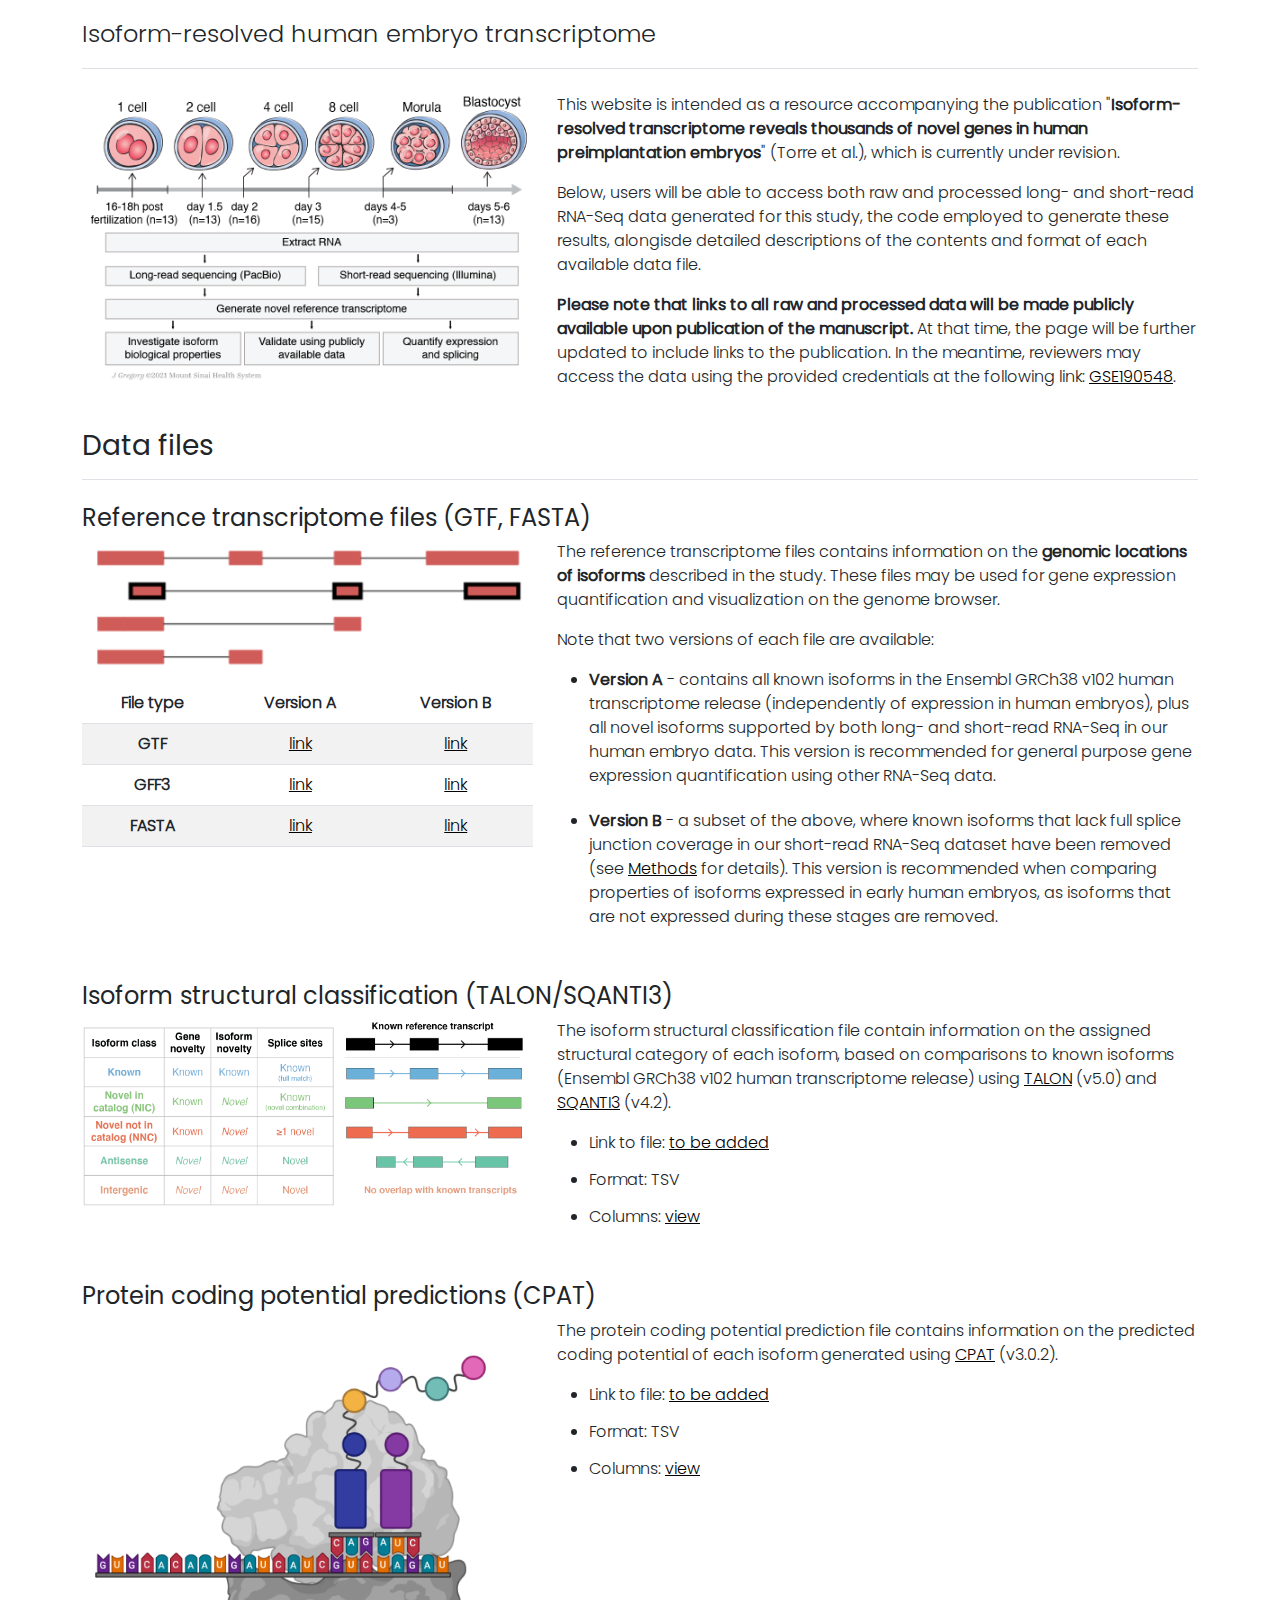
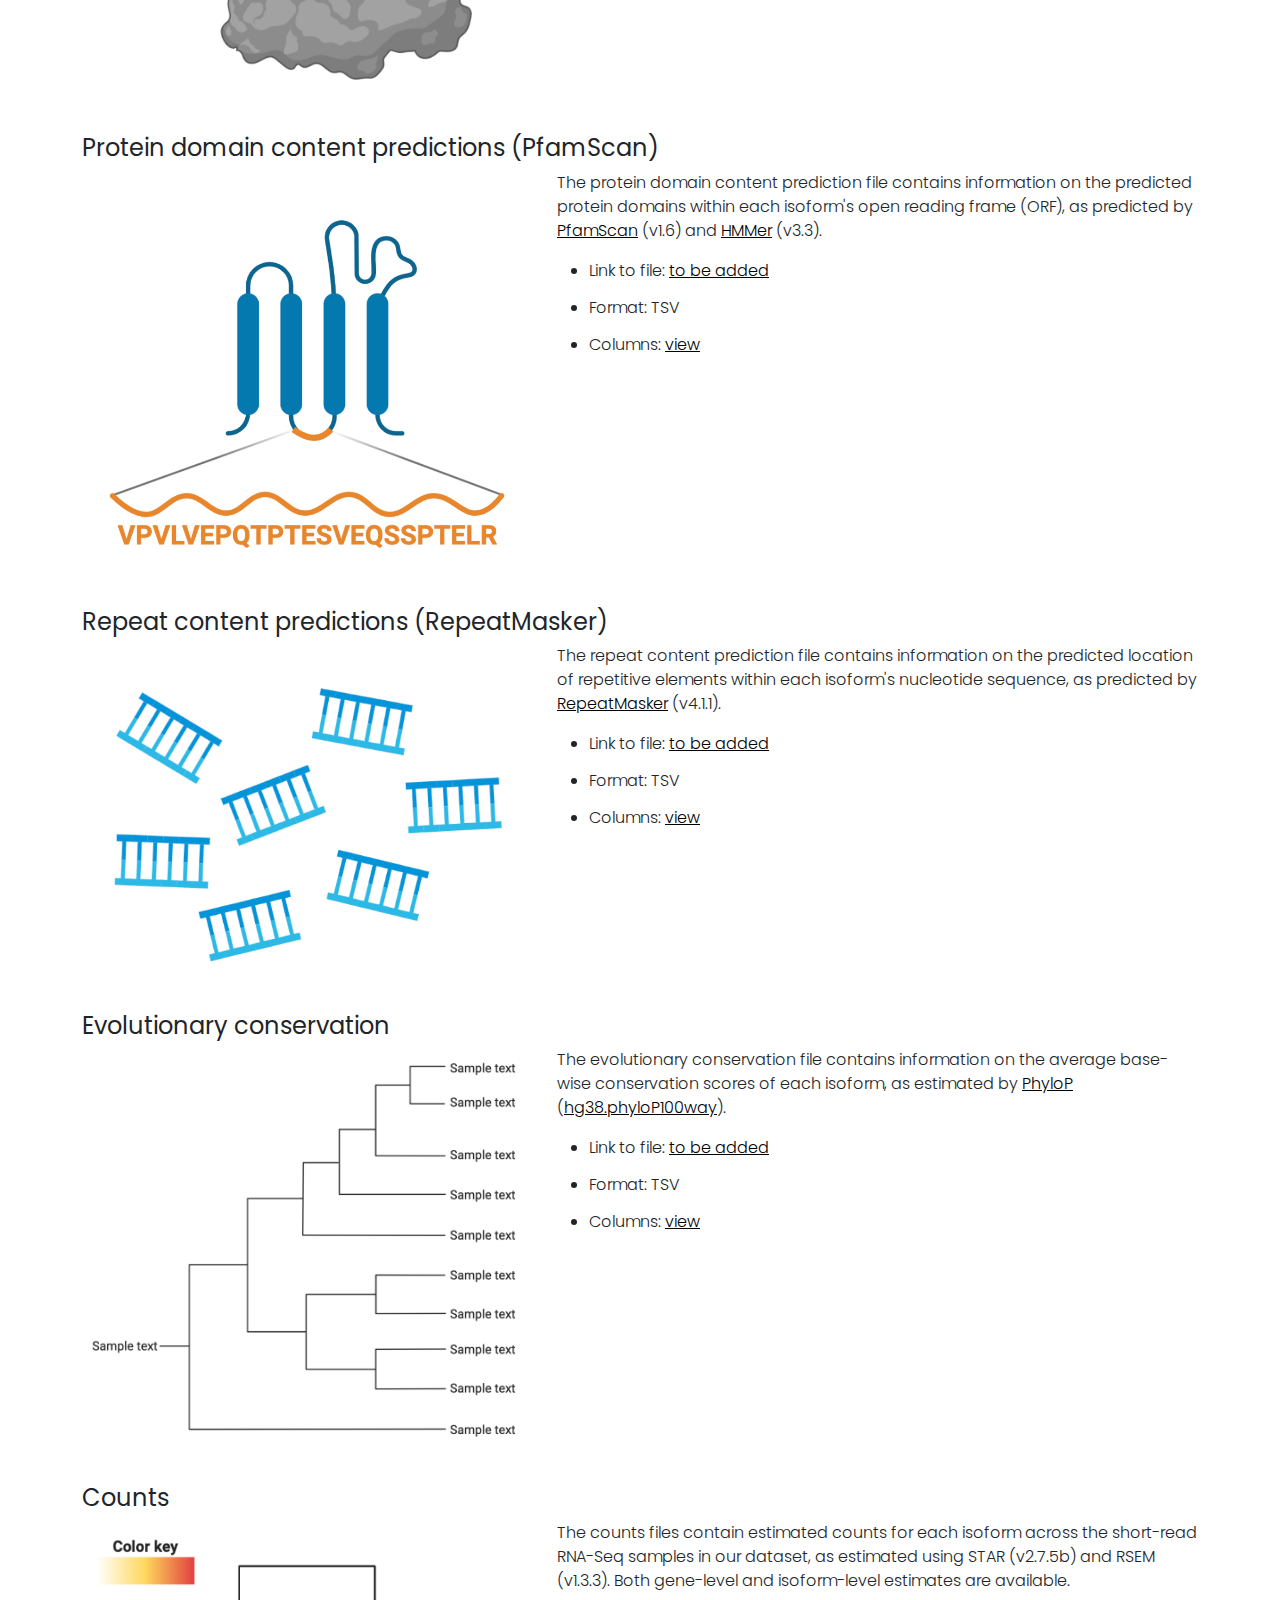
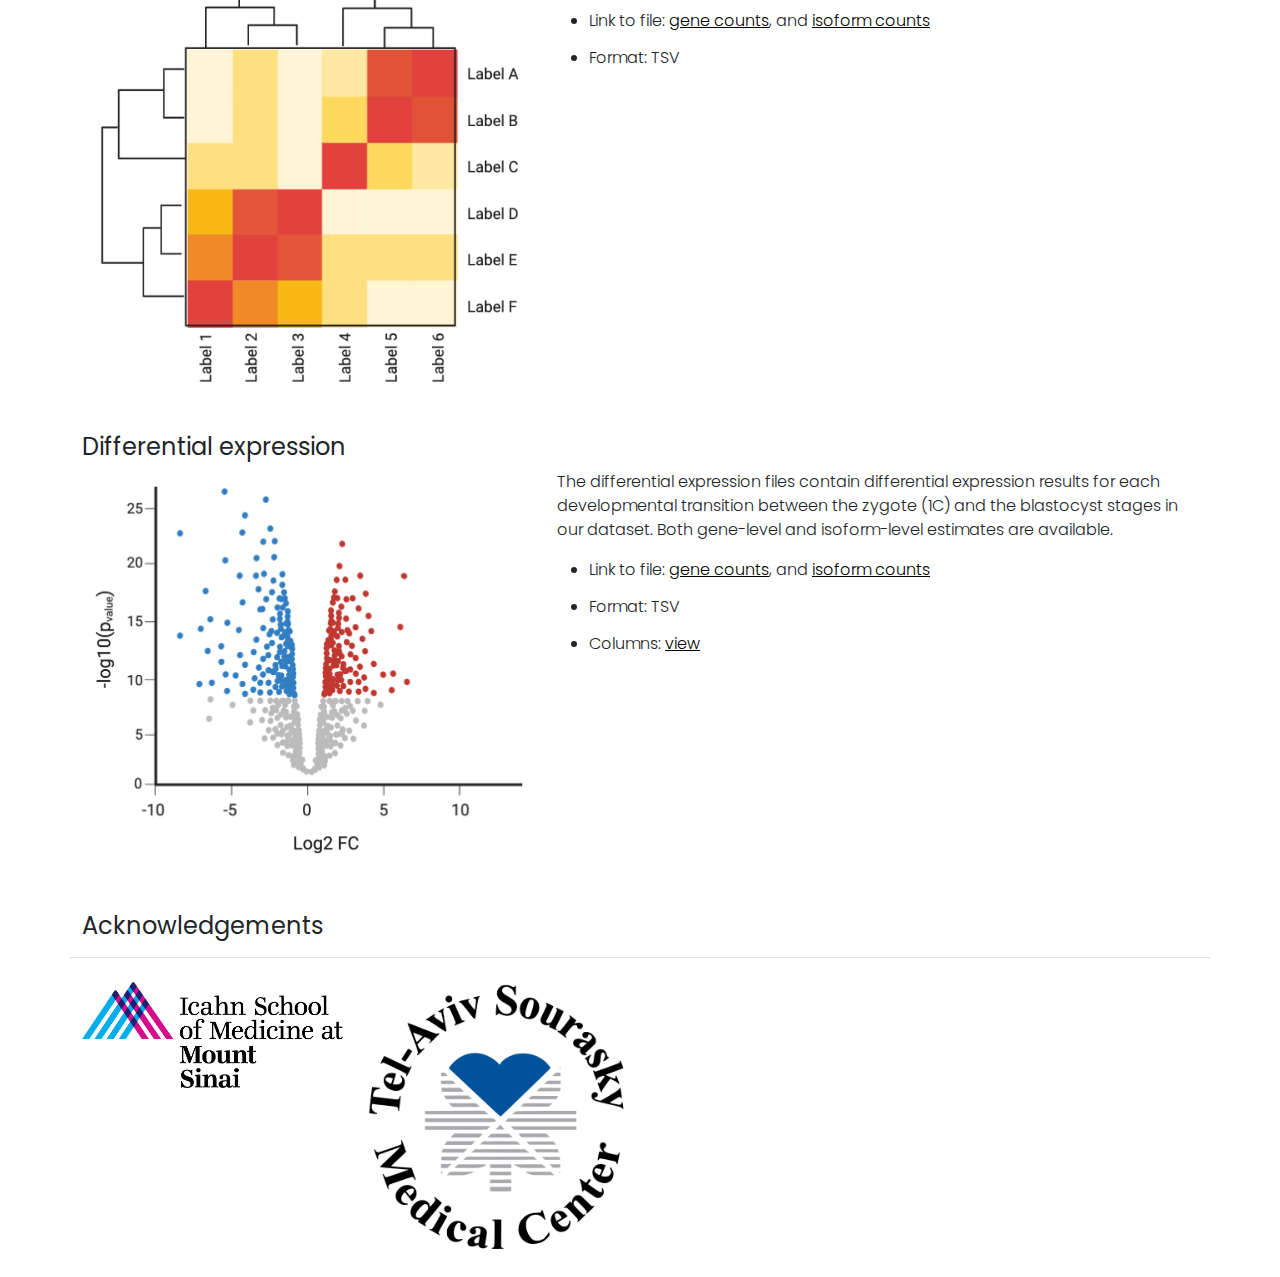
<file: web-resource/index.html>
<!doctype html>
<html lang="en">

<head>
  <meta charset="utf-8">
  <meta name="viewport" content="width=device-width, initial-scale=1">
  <meta name="description" content="">
  <title>Isoform-resolved transcriptome of the human preimplantation embryo</title>

  <link href="bootstrap-5.2.1/css/bootstrap.min.css" rel="stylesheet">
  <link href="style.css" rel="stylesheet">
</head>

<body>

  <main>

    <!-- Header -->
    <div class="container">
      <header class="d-flex flex-wrap justify-content-center py-3 mb-4 border-bottom">
        <a href="/" class="d-flex align-items-center mb-3 mb-md-0 me-md-auto text-dark text-decoration-none">
          <span class="fs-4">Isoform-resolved human embryo transcriptome</span>
        </a>
      </header>
    </div>

    <!-- Content -->
    <div class="container">

      <!-- Overview -->
      <div class="row">
        <!-- <h3>Overview</h3> -->
        <!-- <p>This website is intended as an accompanying resource to the publication </p> -->
        <div class="col-5">
          <img src="img/study-design.png" alt="Overview of study design" style="width: 100%">
        </div>
        <div class="col-7">
          <p>
            This website is intended as a resource accompanying the publication "<b>Isoform-resolved transcriptome reveals thousands of novel genes in human preimplantation embryos</b>" (Torre et al.), which is currently under revision.
          </p>          
          <p>
            Below, users will be able to access both raw and processed long- and short-read RNA-Seq data generated for this study, the code employed to generate these results, alongisde detailed descriptions of the contents and format of each available data file.
          </p>
          <p>
            <b>Please note that links to all raw and processed data will be made publicly available upon publication of the manuscript.</b> At that time, the page will be further updated to include links to the publication. In the meantime, reviewers may access the data using the provided credentials at the following link: <a href="https://www.ncbi.nlm.nih.gov/geo/query/acc.cgi?acc=GSE190548", target="_blank">GSE190548</a>.
          </p>
        </div>
      </div>
      
      
      <!-- Study design -->
      <!-- <div class="row my-4">
        <h3>Study design</h3>
        <div class="col-7">
          <p>
            Lorem ipsum dolor sit amet, consectetur adipiscing elit, sed do eiusmod tempor incididunt ut labore et dolore magna aliqua. Ut enim ad minim veniam, quis nostrud exercitation ullamco laboris nisi ut aliquip ex ea commodo consequat. Duis aute irure dolor in reprehenderit in voluptate velit esse cillum dolore eu fugiat nulla pariatur. Excepteur sint occaecat cupidatat non proident, sunt in culpa qui officia deserunt mollit anim id est laborum.
          </p>
        </div>
      </div> -->

      
      <!-- Data files -->
      <h3 class="border-bottom pb-3 my-4">Data files</h3>
      
      <!-- GTF -->
      <div class="row my-4">
        <h4 class="">Reference transcriptome files (GTF, FASTA)</h3>
        <div class="col-5">
            <img src="img/isoforms.png" alt="" style="width: 100%">
            <table>
              <table class="table table-striped text-center">
                <thead>
                  <tr>
                    <th scope="col">File type</th>
                    <th scope="col">Version A</th>
                    <th scope="col">Version B</th>
                  </tr>
                </thead>
                <tbody>
                  <tr>
                    <th scope="row">GTF</th>
                    <td><a href="#">link</a></td>
                    <td><a href="#">link</a></td>
                  </tr>
                  <tr>
                    <th scope="row">GFF3</th>
                    <td><a href="#">link</a></td>
                    <td><a href="#">link</a></td>
                  </tr>
                  <tr>
                    <th scope="row">FASTA</th>
                    <td><a href="#">link</a></td>
                    <td><a href="#">link</a></td>
                  </tr>
                </tbody>
              </table>
            </table>
        </div>
        <div class="col-7">
          <p>
            The reference transcriptome files contains information on the <b>genomic locations of isoforms</b> described in the study.
            These files may be used for gene expression quantification and visualization on the genome browser.
          </p>
          <p>
            Note that two versions of each file are available:
            <ul>
              <li><b>Version A</b> - contains all known isoforms in the Ensembl GRCh38 v102 human transcriptome release (independently of expression in human embryos), plus all novel isoforms supported by both long- and short-read RNA-Seq in our human embryo data. This version is recommended for general purpose gene expression quantification using other RNA-Seq data.</li>
              <li class="mt-2"><b>Version B</b> - a subset of the above, where known isoforms that lack full splice junction coverage in our short-read RNA-Seq dataset have been removed (see <a href="#">Methods</a> for details). This version is recommended when comparing properties of isoforms expressed in early human embryos, as isoforms that are not expressed during these stages are removed.</li>
            </ul>
          </p>
        </div>
      </div>
      
      <!-- SQANTI -->
      <div class="row my-4">
        <h4 class="">Isoform structural classification (TALON/SQANTI3)</h3>
        <div class="col-5">
          <img src="img/isoform-classes.png" alt="" style="width: 100%">
        </div>
        <div class="col-7">
          <p>The isoform structural classification file contain information on the assigned structural category of each isoform, based on comparisons to known isoforms (Ensembl GRCh38 v102 human transcriptome release) using <a href="https://www.biorxiv.org/content/10.1101/672931v2" target="_blank">TALON</a> (v5.0) and <a href="https://github.com/ConesaLab/SQANTI3" target="_blank">SQANTI3</a> (v4.2).</p>
          <ul>
            <li>Link to file: <a href="#", target="_blank">to be added</a></li>
            <li>Format: TSV</li>
            <li>Columns: <a href="#">view</a></li>
          </ul>
        </div>
      </div>
      
      <!-- CPAT -->
      <div class="row my-4">
        <h4 class="">Protein coding potential predictions (CPAT)</h3>
        <div class="col-5">
          <img src="img/mrna-translation.png" alt="" style="width: 100%">
        </div>
        <div class="col-7">
          <p>The protein coding potential prediction file contains information on the predicted coding potential of each isoform generated using <a href="https://cpat.readthedocs.io/en/latest/" target="_blank">CPAT</a> (v3.0.2).</p>
          <ul>
            <li>Link to file: <a href="#", target="_blank">to be added</a></li>
            <li>Format: TSV</li>
            <li>Columns: <a href="#">view</a></li>
          </ul>
        </div>
      </div>

      <!-- Pfam -->
      <div class="row my-4">
        <h4 class="">Protein domain content predictions (PfamScan)</h3>
        <div class="col-5">
          <img src="img/protein-domain.png" alt="" style="width: 100%">
        </div>  
        <div class="col-7">
          <p>The protein domain content prediction file contains information on the predicted protein domains within each isoform's open reading frame (ORF), as predicted by <a href="https://www.ebi.ac.uk/Tools/pfa/pfamscan/" target="_blank">PfamScan</a> (v1.6) and <a href="http://hmmer.org/" target="_blank">HMMer</a> (v3.3).</p>
          <ul>
            <li>Link to file: <a href="#", target="_blank">to be added</a></li>
            <li>Format: TSV</li>
            <li>Columns: <a href="#">view</a></li>
          </ul>
        </div>
      </div>

      <!-- Repeats -->
      <div class="row my-4">
        <h4 class="">Repeat content predictions (RepeatMasker)</h3>
        <div class="col-5">
          <img src="img/repetitive-dna.png" alt="" style="width: 100%">
        </div> 
        <div class="col-7">
          <p>The repeat content prediction file contains information on the predicted location of repetitive elements within each isoform's nucleotide sequence, as predicted by <a href="https://www.repeatmasker.org/" target="_blank">RepeatMasker</a> (v4.1.1).</p>
          <ul>
            <li>Link to file: <a href="#", target="_blank">to be added</a></li>
            <li>Format: TSV</li>
            <li>Columns: <a href="#">view</a></li>
          </ul>
        </div>
      </div>

      <!-- Conservation -->
      <div class="row my-4">
        <h4 class="">Evolutionary conservation</h3>
        <div class="col-5">
          <img src="img/phylogenetic-tree.png" alt="" style="width: 100%">
        </div> 
        <div class="col-7">
          <p>The evolutionary conservation file contains information on the average base-wise conservation scores of each isoform, as estimated by <a href="https://www.ncbi.nlm.nih.gov/pmc/articles/PMC2798823/" target="_blank">PhyloP</a> (<a href="https://hgdownload.cse.ucsc.edu/goldenpath/hg38/phyloP100way/" target="_blank">hg38.phyloP100way</a>).
          <ul>
            <li>Link to file: <a href="#", target="_blank">to be added</a></li>
            <li>Format: TSV</li>
            <li>Columns: <a href="#">view</a></li>
          </ul>
        </div>
      </div>

      <!-- Counts -->
      <div class="row my-4">
        <h4 class="">Counts</h3>
          <div class="col-5">
            <img src="img/gene-heatmap.png" alt="" style="width: 100%">
          </div>   
        <div class="col-7">
          <p>The counts files contain estimated counts for each isoform across the short-read RNA-Seq samples in our dataset, as estimated using STAR (v2.7.5b) and RSEM (v1.3.3). Both gene-level and isoform-level estimates are available.</p>
          <ul>
            <li>Link to file: <a href="#", target="_blank">gene counts</a>, and <a href="#", target="_blank">isoform counts</a></li>
            <li>Format: TSV</li>
          </ul>
        </div>
      </div>

      <!-- Differential expression -->
      <div class="row my-4">
        <h4 class="">Differential expression</h3>
          <div class="col-5">
            <img src="img/volcano-plot.png" alt="" style="width: 100%">
          </div>
        <div class="col-7">
          <p>The differential expression files contain differential expression results for each developmental transition between the zygote (1C) and the blastocyst stages in our dataset. Both gene-level and isoform-level estimates are available.</p>
          <ul>
            <li>Link to file: <a href="#", target="https://www.dropbox.com/s/nyqld61jh33imvn/gene-counts.tsv?dl=0">gene counts</a>, and <a href="#", target="_blank">isoform counts</a></li>
            <li>Format: TSV</li>
            <li>Columns: <a href="#">view</a></li>
          </ul>
        </div>
      </div>

      <!-- Pipeline -->
      <!-- <div class="row my-4">
        <h4 class="">Source code</h3>
          <div class="col-5">
            <img src="img/analysis-pipeline.png" alt="" style="width: 100%">
          </div>
        <div class="col-7">
          <ul>
            Link to <a href="https://github.com/denis-torre/early-embryo" target="_blank">GitHub</a>
          </ul>
        </div>
      </div> -->

      <!-- Acknowledgements -->
      <div class="row my-4">
        <h4 class="border-bottom pb-3 my-4">Acknowledgements</h3>
        <div class="col-3">
          <img src="img/ismms.jpg" alt="" style="width: 100%">
        </div>
        <div class="col-3">
          <img src="img/tasmc.png" alt="" style="width: 100%">
        </div>
      </div>

      
    </div>


  </main>


  <script src="bootstrap-5.2.1/js/bootstrap.bundle.min.js"></script>

</body>

</html>
</file>
<file: web-resource/style.css>
body {
  /* background-color: #FAFBFE; */
  font-family: 'Poppins-Light', 'Poppins-Medium', 'Poppins-Regular', sans-serif;
}

main .container {
  /* background-color: white; */
}

.popover {
  max-width: 450px !important;
}

nav {
  background-color: white;
}

.med {
  font-family: 'Poppins-Medium', sans-serif;
}

b {
  font-family: 'Poppins-Regular', sans-serif;
}

a {
  color: black !important;
}

li {
  padding-bottom: 13px;
}

:target::before {
      content: "";
      display: block;
      height: 100px;
      margin-top: -100px;
}

@media (max-width: 768px) {
  #website-title {
    font-size: 1.3rem !important; /* Adjust the font size for large screens */
  }

  :target::before {
        content: "";
        display: block;
        height: 75px;
        margin-top: -75px;
  }

}

#website-title {
  font-size: 1.7rem; /* Adjust the font size for large screens */
}

h3 {
  font-family: 'Poppins-Regular', sans-serif;
}

h4 {
  font-family: 'Poppins-Regular', sans-serif;
}

.btn-light {
  font-size: 14px;
}

#acknowledgements a {
  font-size: 15px;
}

.fa-angle-up {
  padding-left: 6px;
}

@font-face {
  font-family: 'Poppins-Light';  /* Give your font a name */
  src: url('poppins/Poppins-Light.ttf') format('truetype');  /* Specify the path to your TTF file */
  /* You can also include additional font formats for better cross-browser compatibility */
}

@font-face {
  font-family: 'Poppins-Medium';  /* Give your font a name */
  src: url('poppins/Poppins-Medium.ttf') format('truetype');  /* Specify the path to your TTF file */
  /* You can also include additional font formats for better cross-browser compatibility */
}

@font-face {
  font-family: 'Poppins-Regular';  /* Give your font a name */
  src: url('poppins/Poppins-Regular.ttf') format('truetype');  /* Specify the path to your TTF file */
  /* You can also include additional font formats for better cross-browser compatibility */
}

@font-face {
  font-family: 'Poppins-Bold';  /* Give your font a name */
  src: url('poppins/Poppins-Bold.ttf') format('truetype');  /* Specify the path to your TTF file */
  /* You can also include additional font formats for better cross-browser compatibility */
}


/* @media (min-width: 992px) {
  .rounded-lg-3 { border-radius: .3rem; }
}

.bd-placeholder-img {
  font-size: 1.125rem;
  text-anchor: middle;
  -webkit-user-select: none;
  -moz-user-select: none;
  user-select: none;
}

@media (min-width: 768px) {
  .bd-placeholder-img-lg {
    font-size: 3.5rem;
  }
}

.b-example-divider {
  height: 3rem;
  background-color: rgba(0, 0, 0, .1);
  border: solid rgba(0, 0, 0, .15);
  border-width: 1px 0;
  box-shadow: inset 0 .5em 1.5em rgba(0, 0, 0, .1), inset 0 .125em .5em rgba(0, 0, 0, .15);
}

.b-example-vr {
  flex-shrink: 0;
  width: 1.5rem;
  height: 100vh;
}

.bi {
  vertical-align: -.125em;
  fill: currentColor;
}

.nav-scroller {
  position: relative;
  z-index: 2;
  height: 2.75rem;
  overflow-y: hidden;
}

.nav-scroller .nav {
  display: flex;
  flex-wrap: nowrap;
  padding-bottom: 1rem;
  margin-top: -1px;
  overflow-x: auto;
  text-align: center;
  white-space: nowrap;
  -webkit-overflow-scrolling: touch;
} */
</file>
